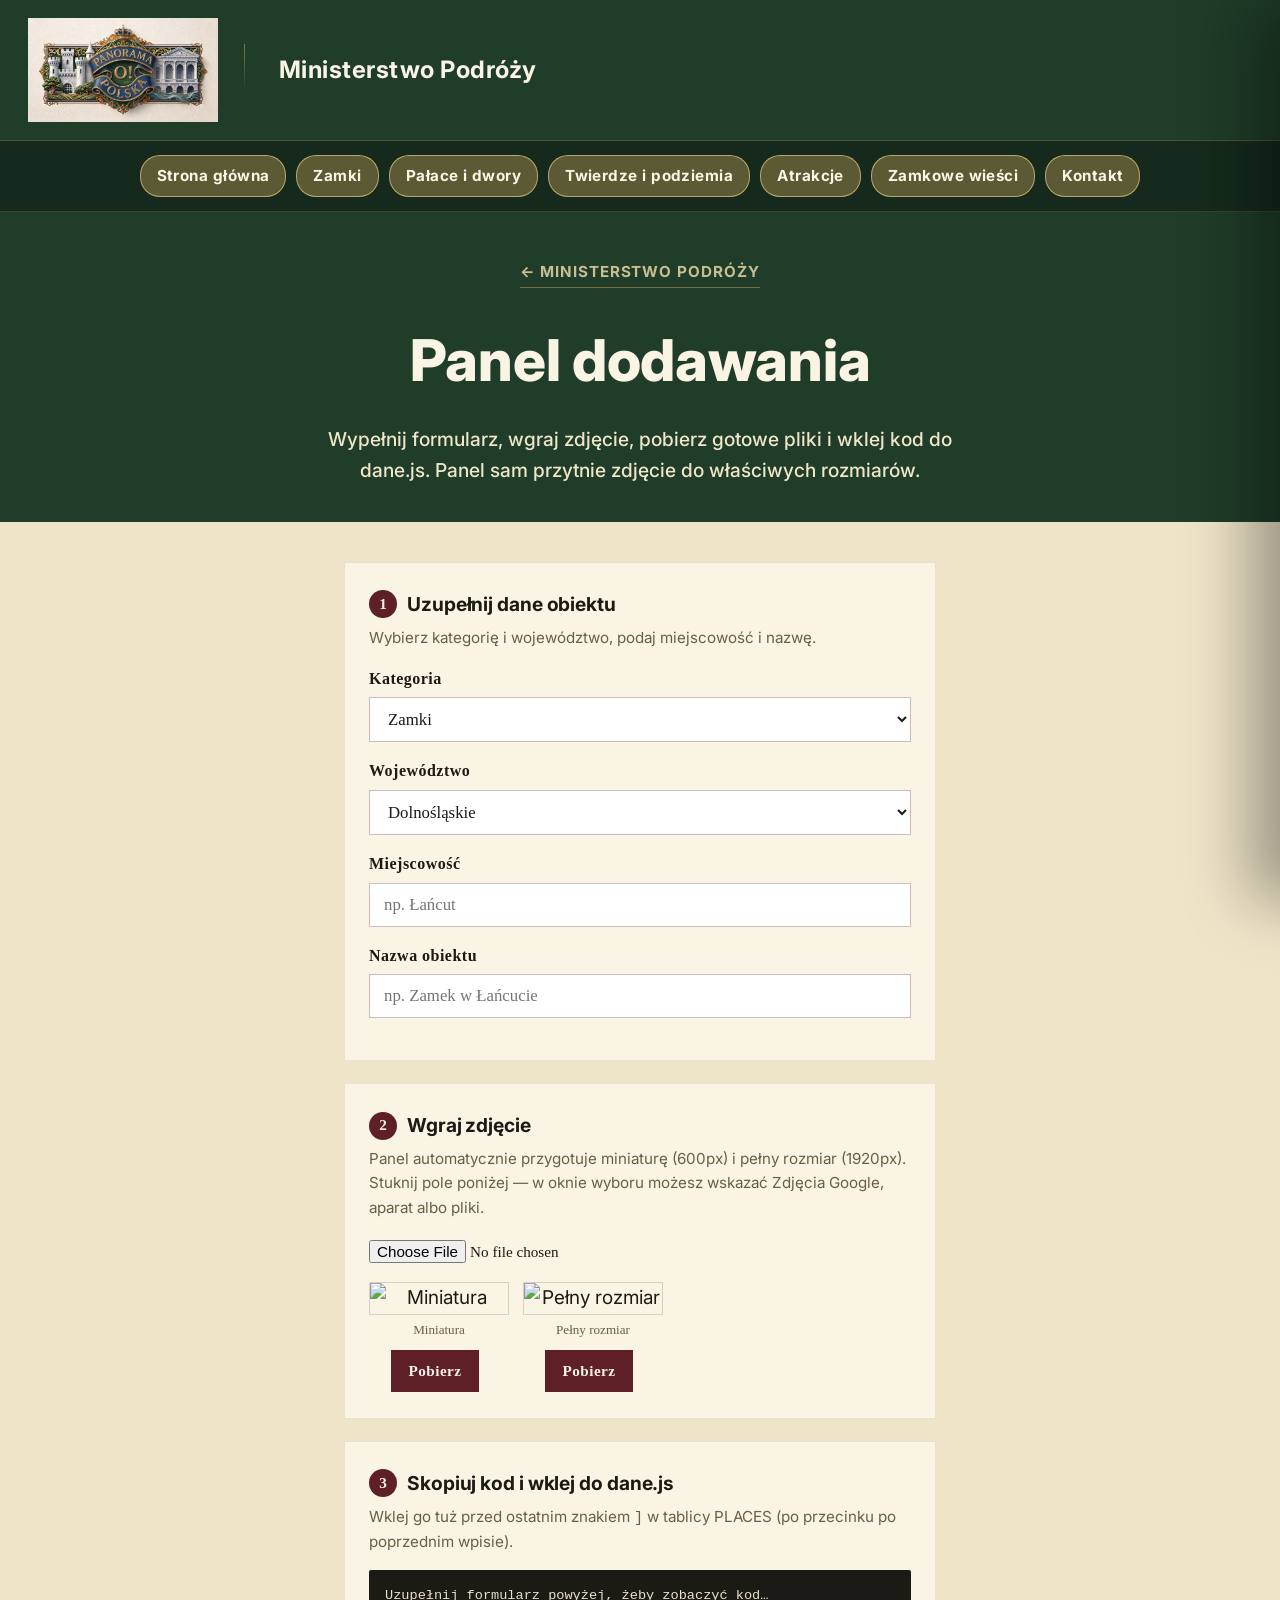
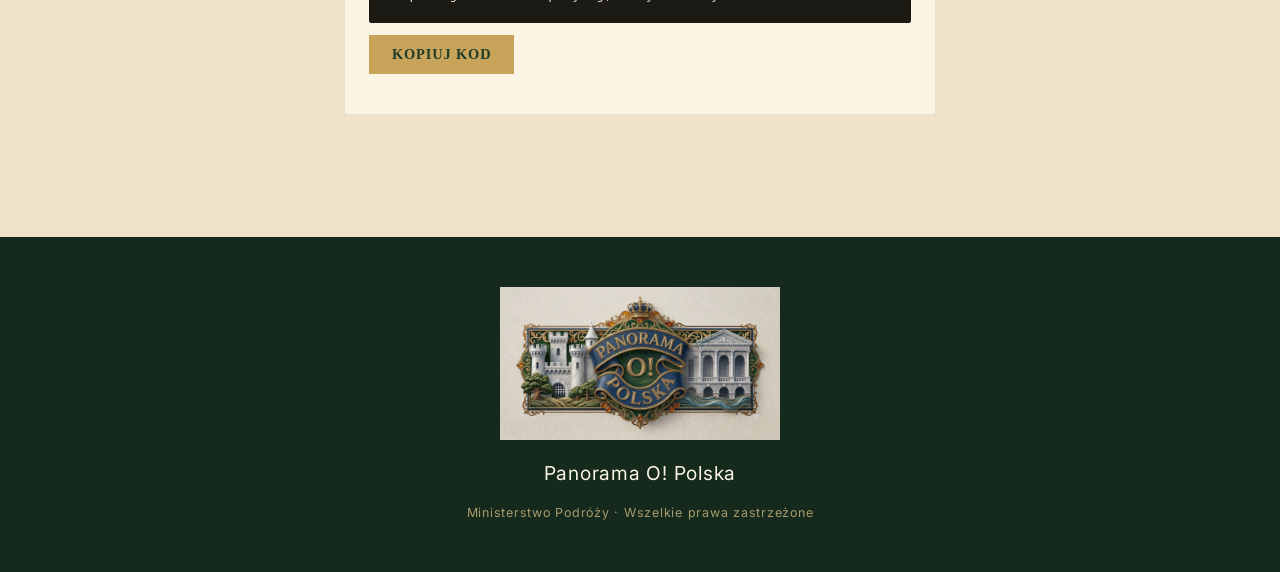
<file: admin.html>
<!DOCTYPE html>
<html lang="pl">
<head>
<meta charset="UTF-8">
<meta name="viewport" content="width=device-width, initial-scale=1.0">
<title>Panel dodawania — Ministerstwo Podróży</title>
<meta name="robots" content="noindex, nofollow">
<link rel="preconnect" href="https://fonts.googleapis.com">
<link href="https://fonts.googleapis.com/css2?family=Inter:wght@400;500;600;700;800;900&display=swap" rel="stylesheet">
<link rel="stylesheet" href="styles.css">
<style>
  .admin-wrap{ max-width:640px; margin:0 auto; padding:40px 24px 100px; }
  .admin-step{
    background:var(--cream-light);
    border:1px solid rgba(0,0,0,.08);
    padding:26px 24px;
    margin-bottom:22px;
  }
  .admin-step h3{
    font-size:1.2rem;
    margin-bottom:6px;
    display:flex; align-items:center; gap:10px;
  }
  .admin-step .num{
    display:inline-flex; align-items:center; justify-content:center;
    width:28px; height:28px; border-radius:50%;
    background:var(--maroon); color:var(--cream-light);
    font-family:'Playfair Display', serif; font-weight:700; font-size:.95rem;
    flex-shrink:0;
  }
  .admin-step p.hint{ color:#6a5f45; font-size:.95rem; margin:6px 0 16px; }
  .admin-field{ margin-bottom:16px; }
  .admin-field label{
    display:block; font-family:'Cormorant Garamond', serif; font-weight:700;
    letter-spacing:.03em; color:var(--ink); margin-bottom:6px; font-size:1rem;
  }
  .admin-field select, .admin-field input[type=text]{
    width:100%; box-sizing:border-box; font-family:'EB Garamond', serif;
    font-size:1.05rem; padding:11px 14px; border:1px solid rgba(94,31,39,.3);
    background:#fff; color:var(--ink);
  }
  .admin-field input[type=file]{
    width:100%; font-family:'EB Garamond', serif; font-size:.95rem;
  }
  .admin-previews{ display:flex; gap:14px; margin-top:14px; flex-wrap:wrap; }
  .admin-preview{ text-align:center; }
  .admin-preview img{ width:140px; height:auto; border:1px solid rgba(0,0,0,.15); display:block; }
  .admin-preview span{ display:block; font-size:.82rem; color:#6a5f45; margin-top:4px; font-family:'Cormorant Garamond', serif; }
  .admin-download{
    display:inline-block; margin-top:10px; margin-right:8px;
    background:var(--maroon); color:var(--cream-light); text-decoration:none;
    font-family:'Cormorant Garamond', serif; font-weight:700; letter-spacing:.03em;
    padding:9px 18px; font-size:.95rem;
  }
  .admin-download.disabled{ opacity:.4; pointer-events:none; }
  .admin-code{
    background:#1c1a14; color:#e9e2c8; font-family:'Courier New', monospace;
    font-size:.85rem; padding:16px; white-space:pre-wrap; word-break:break-word;
    border-radius:2px; line-height:1.5;
  }
  .admin-copy{
    margin-top:12px; display:inline-block; border:1px solid var(--gold);
    color:var(--forest); background:var(--gold); font-family:'Playfair Display', serif;
    text-transform:uppercase; font-weight:700; letter-spacing:.06em; font-size:.9rem;
    padding:10px 22px; cursor:pointer;
  }
  .admin-copy:active{ opacity:.8; }
  .admin-note{
    font-family:'Cormorant Garamond', serif; font-style:italic; color:#6a5f45;
    font-size:.92rem; margin-top:10px;
  }
</style>
</head>
<body data-page="admin">

<header>
  <a class="brand" href="index.html" aria-label="Strona główna">
    <img class="emblem" src="images/logo.jpg" alt="Panorama O! Polska">
    <div class="divider"></div>
    <div class="brand-name">Ministerstwo<br class="brand-br"> Podróży</div>
  </a>
  <button class="burger" id="menuToggle" aria-label="Otwórz menu"><span></span><span></span><span></span></button>
</header>

<nav class="quick-tabs">
  <a href="index.html" data-page="index">Strona główna</a>
  <a href="zamki.html" data-page="zamki">Zamki</a>
  <a href="palace.html" data-page="palace">Pałace i dwory</a>
  <a href="twierdze.html" data-page="twierdze">Twierdze i podziemia</a>
  <a href="atrakcje.html" data-page="atrakcje">Atrakcje</a>
  <a href="wiesci.html" data-page="wiesci">Zamkowe wieści</a>
  <a href="kontakt.html" data-page="kontakt">Kontakt</a>
</nav>

<nav class="side-panel" id="sidePanel" aria-label="Menu główne">
  <div class="side-panel-header">
    <span class="side-panel-title">Spis komnat</span>
    <button class="side-panel-close" id="panelClose" aria-label="Zamknij menu">✕</button>
  </div>
  <a href="index.html" data-page="index">Strona główna</a>
  <a href="zamki.html" data-page="zamki">Zamki</a>
  <a href="palace.html" data-page="palace">Pałace i dwory</a>
  <a href="twierdze.html" data-page="twierdze">Twierdze i podziemia</a>
  <a href="atrakcje.html" data-page="atrakcje">Atrakcje</a>
  <a href="wiesci.html" data-page="wiesci">Zamkowe wieści</a>
  <a href="kontakt.html" data-page="kontakt">Kontakt</a>
</nav>
<div class="panel-overlay" id="panelOverlay"></div>

<section class="page-hero">
  <a class="breadcrumb" href="index.html">← Ministerstwo Podróży</a>
  <h1>Panel dodawania</h1>
  <p>Wypełnij formularz, wgraj zdjęcie, pobierz gotowe pliki i wklej kod do dane.js. Panel sam przytnie zdjęcie do właściwych rozmiarów.</p>
</section>

<div class="admin-wrap">

  <div class="admin-step">
    <h3><span class="num">1</span> Uzupełnij dane obiektu</h3>
    <p class="hint">Wybierz kategorię i województwo, podaj miejscowość i nazwę.</p>

    <div class="admin-field">
      <label for="fCategory">Kategoria</label>
      <select id="fCategory">
        <option value="zamki">Zamki</option>
        <option value="palace">Pałace i dwory</option>
        <option value="twierdze">Twierdze i podziemia</option>
        <option value="atrakcje">Atrakcje</option>
      </select>
    </div>

    <div class="admin-field">
      <label for="fVoivodeship">Województwo</label>
      <select id="fVoivodeship"></select>
    </div>

    <div class="admin-field">
      <label for="fTown">Miejscowość</label>
      <input type="text" id="fTown" placeholder="np. Łańcut">
    </div>

    <div class="admin-field">
      <label for="fName">Nazwa obiektu</label>
      <input type="text" id="fName" placeholder="np. Zamek w Łańcucie">
    </div>
  </div>

  <div class="admin-step">
    <h3><span class="num">2</span> Wgraj zdjęcie</h3>
    <p class="hint">Panel automatycznie przygotuje miniaturę (600px) i pełny rozmiar (1920px). Stuknij pole poniżej — w oknie wyboru możesz wskazać Zdjęcia Google, aparat albo pliki.</p>
    <div class="admin-field">
      <input type="file" id="fPhoto" accept="image/*">
    </div>
    <div class="admin-previews" id="previews" hidden>
      <div class="admin-preview">
        <img id="thumbPreview" alt="Miniatura">
        <span>Miniatura</span>
        <a class="admin-download" id="thumbDownload" download>Pobierz</a>
      </div>
      <div class="admin-preview">
        <img id="fullPreview" alt="Pełny rozmiar">
        <span>Pełny rozmiar</span>
        <a class="admin-download" id="fullDownload" download>Pobierz</a>
      </div>
    </div>
  </div>

  <div class="admin-step">
    <h3><span class="num">3</span> Skopiuj kod i wklej do dane.js</h3>
    <p class="hint">Wklej go tuż przed ostatnim znakiem <code>]</code> w tablicy PLACES (po przecinku po poprzednim wpisie).</p>
    <div class="admin-code" id="codeOutput">Uzupełnij formularz powyżej, żeby zobaczyć kod…</div>
    <button class="admin-copy" id="copyBtn">Kopiuj kod</button>
    <p class="admin-note" id="copyStatus"></p>
  </div>

</div>

<footer>
  <img src="images/logo.jpg" alt="Panorama O! Polska" loading="lazy" style="width:280px; margin:0 auto 18px; opacity:.9;">
  <span class="foot-mark">Panorama O! Polska</span>
  Ministerstwo Podróży · Wszelkie prawa zastrzeżone
</footer>

<script src="dane.js"></script>
<script>
// Wypełnij listę województw z dane.js
const voivoSelect = document.getElementById('fVoivodeship');
VOIVODESHIPS.forEach(v => {
  const opt = document.createElement('option');
  opt.value = v; opt.textContent = v;
  voivoSelect.appendChild(opt);
});

function slugify(str){
  return str.toLowerCase()
    .replace(/ł/g,'l').replace(/ą/g,'a').replace(/ć/g,'c').replace(/ę/g,'e')
    .replace(/ń/g,'n').replace(/ó/g,'o').replace(/ś/g,'s').replace(/ż|ź/g,'z')
    .replace(/[^a-z0-9]+/g,'-').replace(/(^-|-$)/g,'');
}

function resizeImage(file, maxWidth, quality){
  return new Promise((resolve, reject) => {
    const reader = new FileReader();
    reader.onload = (e) => {
      const img = new Image();
      img.onload = () => {
        const scale = Math.min(1, maxWidth / img.width);
        const w = Math.round(img.width * scale);
        const h = Math.round(img.height * scale);
        const canvas = document.createElement('canvas');
        canvas.width = w; canvas.height = h;
        canvas.getContext('2d').drawImage(img, 0, 0, w, h);
        canvas.toBlob(blob => {
          resolve({ blob, url: URL.createObjectURL(blob), width: w, height: h });
        }, 'image/jpeg', quality);
      };
      img.onerror = reject;
      img.src = e.target.result;
    };
    reader.onerror = reject;
    reader.readAsDataURL(file);
  });
}

let thumbResult = null;
let fullResult = null;

const fCategory = document.getElementById('fCategory');
const fVoivodeship = voivoSelect;
const fTown = document.getElementById('fTown');
const fName = document.getElementById('fName');
const fPhoto = document.getElementById('fPhoto');

function baseFileName(){
  const cat = fCategory.value;
  const town = fTown.value.trim() || 'miejsce';
  return `${cat}-${slugify(town)}`;
}

fPhoto.addEventListener('change', async () => {
  const file = fPhoto.files[0];
  if (!file) return;

  thumbResult = await resizeImage(file, 600, 0.78);
  fullResult  = await resizeImage(file, 1920, 0.82);

  document.getElementById('previews').hidden = false;

  const thumbImg = document.getElementById('thumbPreview');
  const fullImg  = document.getElementById('fullPreview');
  thumbImg.src = thumbResult.url;
  fullImg.src  = fullResult.url;

  updateDownloadLinks();
  updateCode();
});

function updateDownloadLinks(){
  const base = baseFileName();
  const thumbLink = document.getElementById('thumbDownload');
  const fullLink  = document.getElementById('fullDownload');
  if (thumbResult){
    thumbLink.href = thumbResult.url;
    thumbLink.download = `${base}-thumb.jpg`;
  }
  if (fullResult){
    fullLink.href = fullResult.url;
    fullLink.download = `${base}.jpg`;
  }
}

function updateCode(){
  const out = document.getElementById('codeOutput');
  const cat = fCategory.value;
  const voivo = fVoivodeship.value;
  const town = fTown.value.trim();
  const name = fName.value.trim();
  const base = baseFileName();

  if (!town || !name || !thumbResult) {
    out.textContent = 'Uzupełnij formularz i wgraj zdjęcie, żeby zobaczyć kod…';
    return;
  }

  out.textContent =
`{ category: "${cat}", voivodeship: "${voivo}", town: "${town}", name: "${name}",
  thumb: "images/${base}-thumb.jpg", full: "images/${base}.jpg" },`;
}

[fCategory, fVoivodeship, fTown, fName].forEach(el => {
  el.addEventListener('input', () => { updateDownloadLinks(); updateCode(); });
});

document.getElementById('copyBtn').addEventListener('click', async () => {
  const text = document.getElementById('codeOutput').textContent;
  const status = document.getElementById('copyStatus');
  try {
    await navigator.clipboard.writeText(text);
    status.textContent = 'Skopiowano ✓';
  } catch {
    status.textContent = 'Nie udało się skopiować automatycznie — zaznacz tekst ręcznie.';
  }
  setTimeout(() => { status.textContent = ''; }, 3000);
});
</script>
<script src="nav.js"></script>
</body>
</html>
</file>
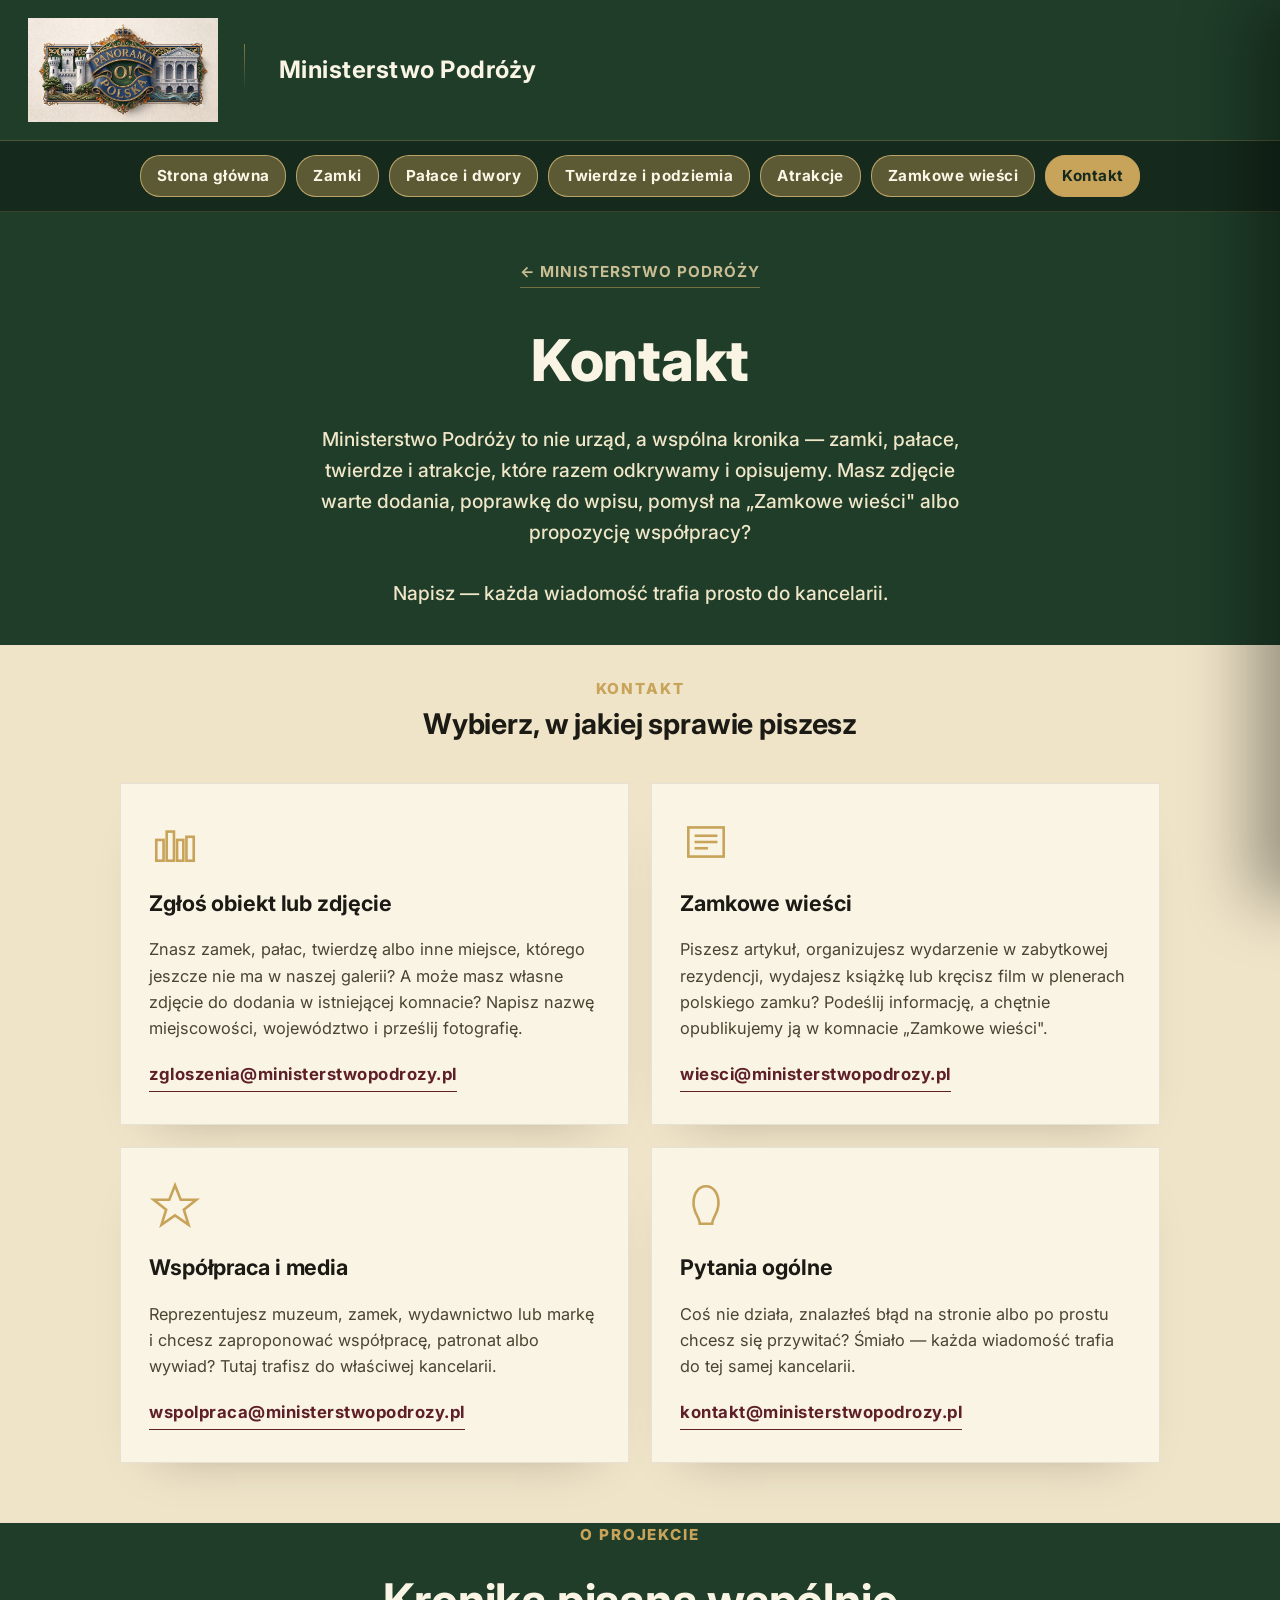
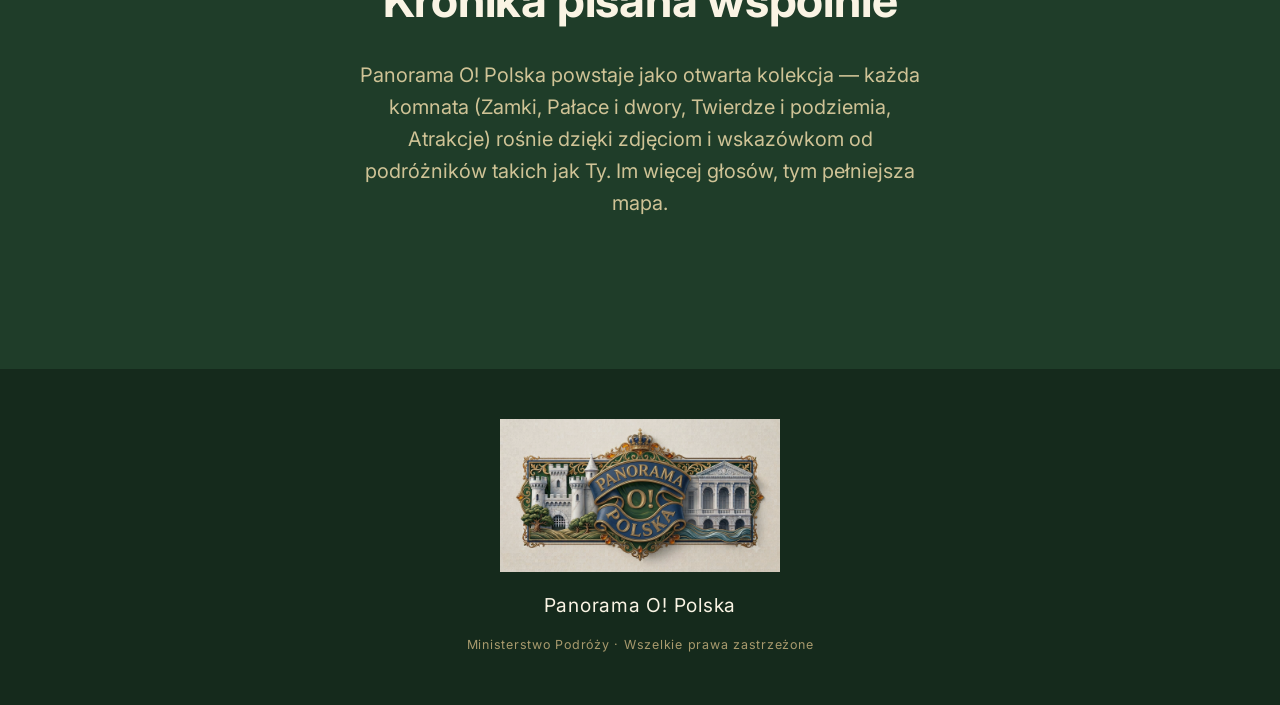
<file: kontakt.html>
<!DOCTYPE html>
<html lang="pl">
<head>
<meta charset="UTF-8">
<meta name="viewport" content="width=device-width, initial-scale=1.0">
<title>Kontakt — Ministerstwo Podróży | Panorama O! Polska</title>
<meta name="description" content="Skontaktuj się z Ministerstwem Podróży — zgłoś nowy obiekt lub zdjęcie, zaproponuj współpracę albo zadaj pytanie.">
<link rel="canonical" href="https://hathoraga.github.io/panorama-o-polska/kontakt.html">
<link rel="icon" href="images/logo.jpg" type="image/jpeg">
<meta property="og:type" content="website">
<meta property="og:title" content="Kontakt — Ministerstwo Podróży | Panorama O! Polska">
<meta property="og:description" content="Skontaktuj się z Ministerstwem Podróży — zgłoś nowy obiekt lub zdjęcie, zaproponuj współpracę albo zadaj pytanie.">
<meta property="og:url" content="https://hathoraga.github.io/panorama-o-polska/kontakt.html">
<meta property="og:image" content="https://hathoraga.github.io/panorama-o-polska/images/logo.jpg">
<meta property="og:locale" content="pl_PL">
<meta name="twitter:card" content="summary_large_image">
<meta name="twitter:title" content="Kontakt — Ministerstwo Podróży | Panorama O! Polska">
<meta name="twitter:description" content="Skontaktuj się z Ministerstwem Podróży — zgłoś nowy obiekt lub zdjęcie, zaproponuj współpracę albo zadaj pytanie.">
<meta name="twitter:image" content="https://hathoraga.github.io/panorama-o-polska/images/logo.jpg">
<link rel="preconnect" href="https://fonts.googleapis.com">
<link href="https://fonts.googleapis.com/css2?family=Inter:wght@400;500;600;700;800;900&display=swap" rel="stylesheet">
<link rel="stylesheet" href="styles.css">
</head>
<body data-page="kontakt">

<header>
  <a class="brand" href="index.html" aria-label="Strona główna">
    <img class="emblem" src="images/logo.jpg" alt="Panorama O! Polska">
    <div class="divider"></div>
    <div class="brand-name">Ministerstwo<br class="brand-br"> Podróży</div>
  </a>
  <button class="burger" id="menuToggle" aria-label="Otwórz menu"><span></span><span></span><span></span></button>
</header>

<nav class="quick-tabs">
  <a href="index.html" data-page="index">Strona główna</a>
  <a href="zamki.html" data-page="zamki">Zamki</a>
  <a href="palace.html" data-page="palace">Pałace i dwory</a>
  <a href="twierdze.html" data-page="twierdze">Twierdze i podziemia</a>
  <a href="atrakcje.html" data-page="atrakcje">Atrakcje</a>
  <a href="wiesci.html" data-page="wiesci">Zamkowe wieści</a>
  <a href="kontakt.html" data-page="kontakt">Kontakt</a>
</nav>

<nav class="side-panel" id="sidePanel" aria-label="Menu główne">
  <div class="side-panel-header">
    <span class="side-panel-title">Spis komnat</span>
    <button class="side-panel-close" id="panelClose" aria-label="Zamknij menu">✕</button>
  </div>
  <a href="index.html" data-page="index">Strona główna</a>
  <a href="zamki.html" data-page="zamki">Zamki</a>
  <a href="palace.html" data-page="palace">Pałace i dwory</a>
  <a href="twierdze.html" data-page="twierdze">Twierdze i podziemia</a>
  <a href="atrakcje.html" data-page="atrakcje">Atrakcje</a>
  <a href="wiesci.html" data-page="wiesci">Zamkowe wieści</a>
  <a href="kontakt.html" data-page="kontakt">Kontakt</a>
</nav>
<div class="panel-overlay" id="panelOverlay"></div>

<section class="page-hero">
  <a class="breadcrumb" href="index.html">← Ministerstwo Podróży</a>
  <h1>Kontakt</h1>
  <p>Ministerstwo Podróży to nie urząd, a wspólna kronika — zamki, pałace, twierdze i atrakcje, które razem odkrywamy i opisujemy. Masz zdjęcie warte dodania, poprawkę do wpisu, pomysł na „Zamkowe wieści" albo propozycję współpracy?<br><br>Napisz — każda wiadomość trafia prosto do kancelarii.</p>
</section>

<div class="voivo-intro">
  <div class="eyebrow">KONTAKT</div>
  <h2>Wybierz, w jakiej sprawie piszesz</h2>
</div>

<section class="contact-grid">

  <article class="contact-card">
    <div class="contact-icon">
      <svg viewBox="0 0 100 100" xmlns="http://www.w3.org/2000/svg"><g fill="none" stroke="#c8a35a" stroke-width="5"><rect x="14" y="46" width="14" height="40"/><rect x="34" y="30" width="14" height="56"/><rect x="54" y="46" width="12" height="40"/><rect x="72" y="40" width="14" height="46"/></g></svg>
    </div>
    <h3>Zgłoś obiekt lub zdjęcie</h3>
    <p>Znasz zamek, pałac, twierdzę albo inne miejsce, którego jeszcze nie ma w naszej galerii? A może masz własne zdjęcie do dodania w istniejącej komnacie? Napisz nazwę miejscowości, województwo i prześlij fotografię.</p>
    <a class="contact-link" href="mailto:zgloszenia@ministerstwopodrozy.pl">zgloszenia@ministerstwopodrozy.pl</a>
  </article>

  <article class="contact-card">
    <div class="contact-icon">
      <svg viewBox="0 0 100 100" xmlns="http://www.w3.org/2000/svg"><g fill="none" stroke="#c8a35a" stroke-width="5"><rect x="16" y="22" width="68" height="56"/><line x1="28" y1="38" x2="72" y2="38"/><line x1="28" y1="50" x2="72" y2="50"/><line x1="28" y1="62" x2="54" y2="62"/></g></svg>
    </div>
    <h3>Zamkowe wieści</h3>
    <p>Piszesz artykuł, organizujesz wydarzenie w zabytkowej rezydencji, wydajesz książkę lub kręcisz film w plenerach polskiego zamku? Podeślij informację, a chętnie opublikujemy ją w komnacie „Zamkowe wieści".</p>
    <a class="contact-link" href="mailto:wiesci@ministerstwopodrozy.pl">wiesci@ministerstwopodrozy.pl</a>
  </article>

  <article class="contact-card">
    <div class="contact-icon">
      <svg viewBox="0 0 100 100" xmlns="http://www.w3.org/2000/svg"><polygon fill="none" stroke="#c8a35a" stroke-width="5" points="50,10 61,38 91,38 67,57 76,86 50,68 24,86 33,57 9,38 39,38"/></svg>
    </div>
    <h3>Współpraca i media</h3>
    <p>Reprezentujesz muzeum, zamek, wydawnictwo lub markę i chcesz zaproponować współpracę, patronat albo wywiad? Tutaj trafisz do właściwej kancelarii.</p>
    <a class="contact-link" href="mailto:wspolpraca@ministerstwopodrozy.pl">wspolpraca@ministerstwopodrozy.pl</a>
  </article>

  <article class="contact-card">
    <div class="contact-icon">
      <svg viewBox="0 0 100 100" xmlns="http://www.w3.org/2000/svg"><g fill="none" stroke="#c8a35a" stroke-width="5"><path d="M50 12 C34 12 26 28 26 44 C26 64 38 72 38 84 L62 84 C62 72 74 64 74 44 C74 28 66 12 50 12 Z"/></g></svg>
    </div>
    <h3>Pytania ogólne</h3>
    <p>Coś nie działa, znalazłeś błąd na stronie albo po prostu chcesz się przywitać? Śmiało — każda wiadomość trafia do tej samej kancelarii.</p>
    <a class="contact-link" href="mailto:kontakt@ministerstwopodrozy.pl">kontakt@ministerstwopodrozy.pl</a>
  </article>

</section>

<section class="map-section" style="padding-top:0;">
  <div class="eyebrow">O projekcie</div>
  <h2>Kronika pisana wspólnie</h2>
  <p>Panorama O! Polska powstaje jako otwarta kolekcja — każda komnata (Zamki, Pałace i dwory, Twierdze i podziemia, Atrakcje) rośnie dzięki zdjęciom i wskazówkom od podróżników takich jak Ty. Im więcej głosów, tym pełniejsza mapa.</p>
</section>

<footer>
  <img src="images/logo.jpg" alt="Panorama O! Polska" loading="lazy" style="width:280px; margin:0 auto 18px; opacity:.9;">
  <span class="foot-mark">Panorama O! Polska</span>
  Ministerstwo Podróży · Wszelkie prawa zastrzeżone
</footer>

<script src="nav.js"></script>
</body>
</html>
</file>
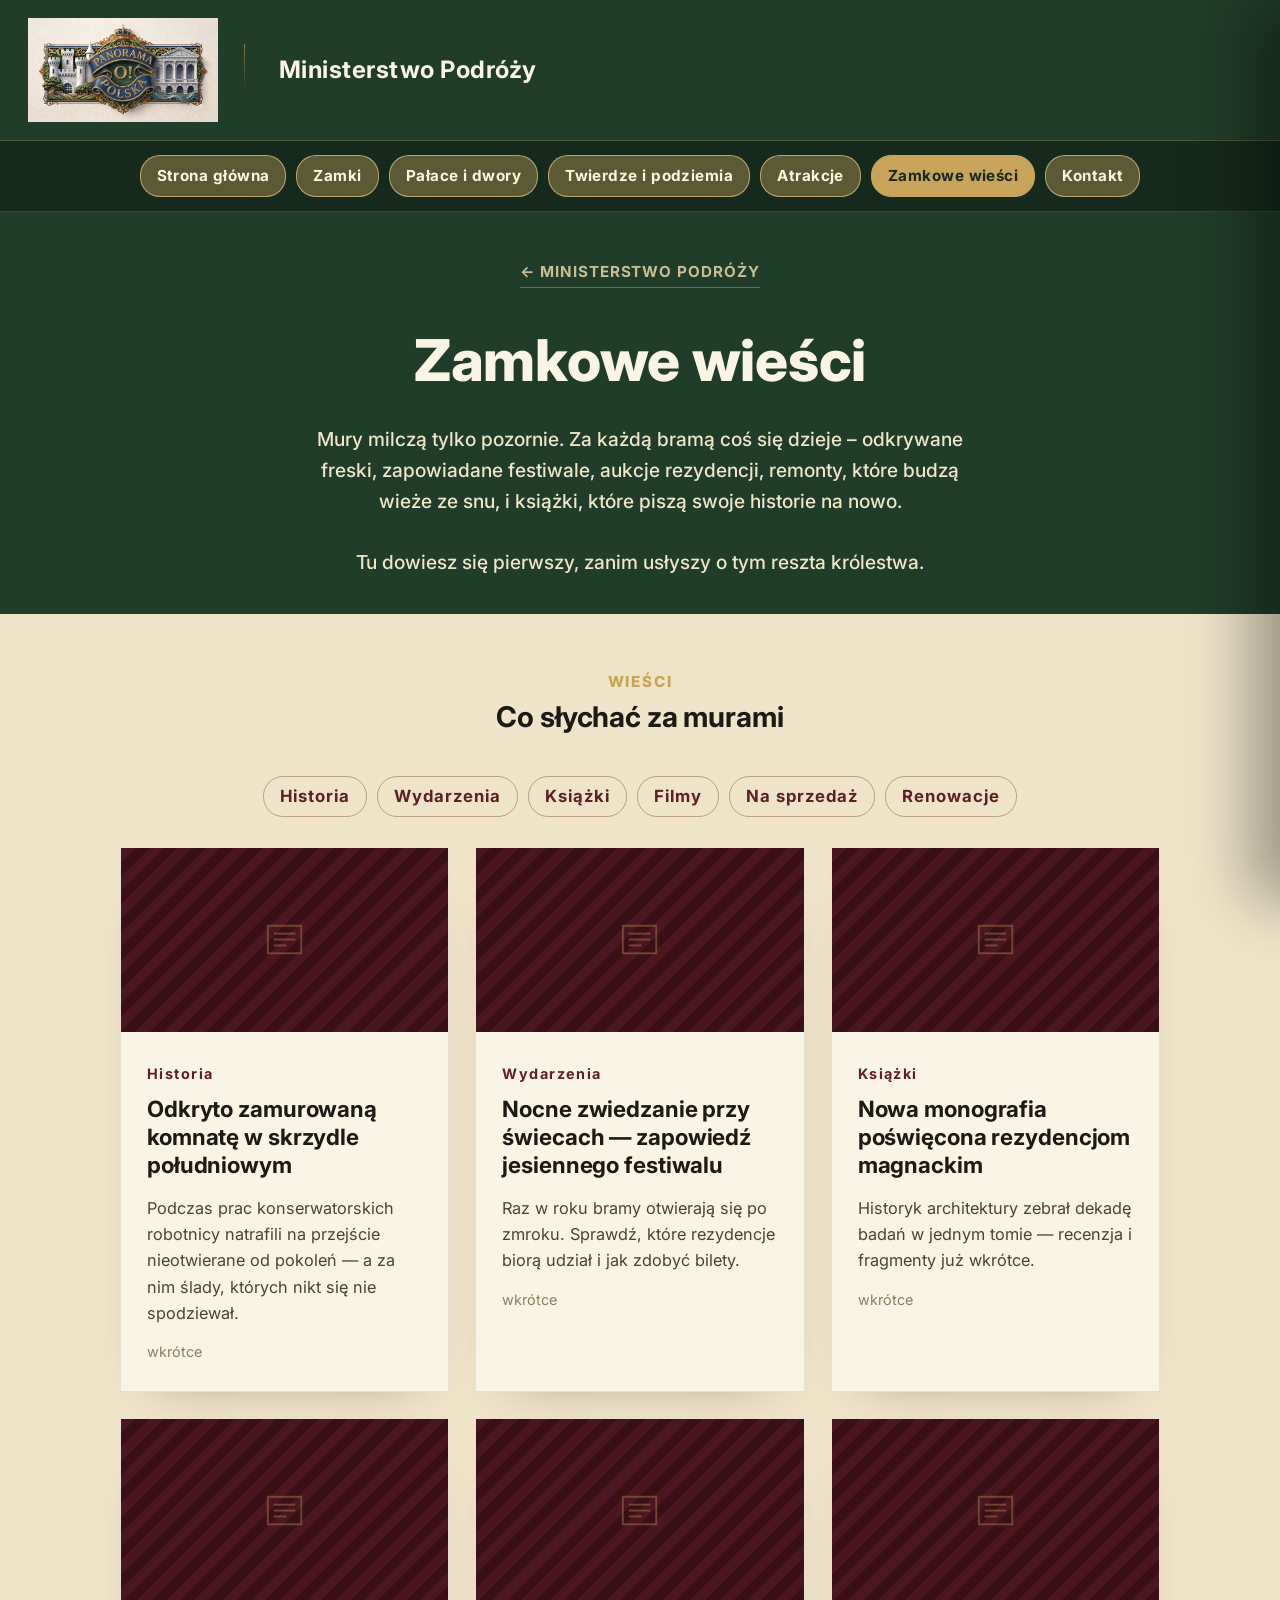
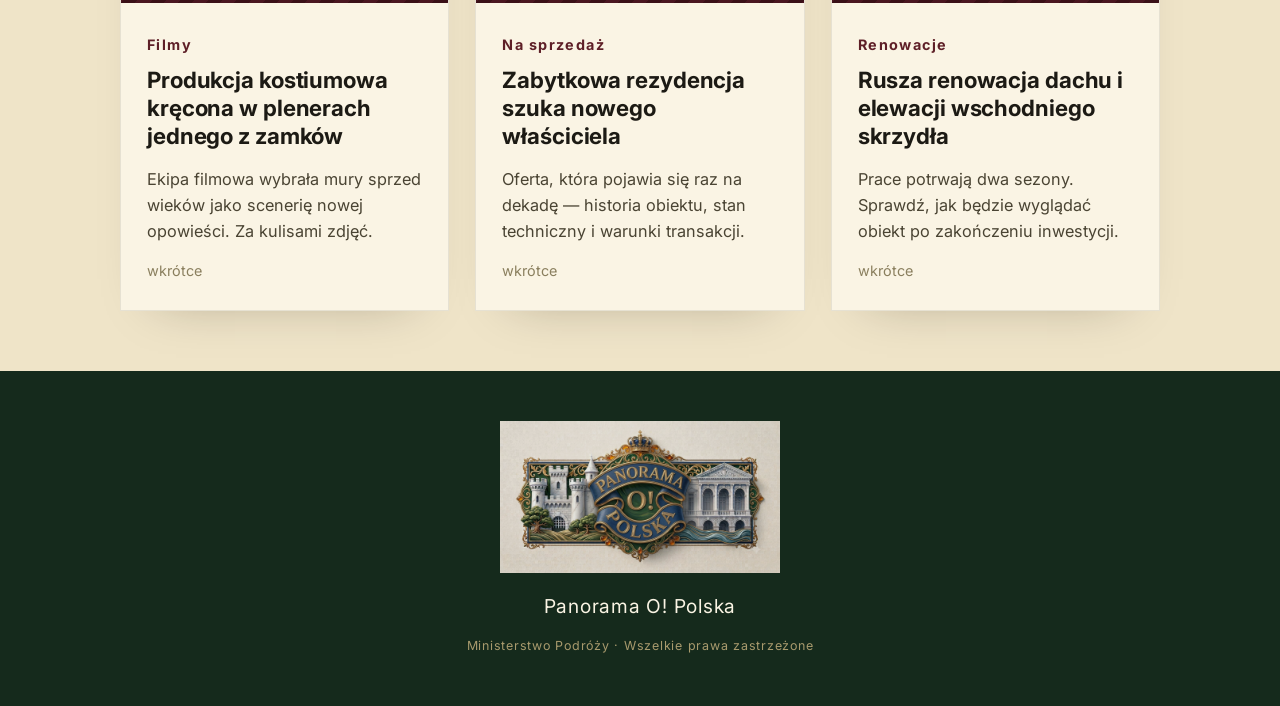
<file: wiesci.html>
<!DOCTYPE html>
<html lang="pl">
<head>
<meta charset="UTF-8">
<meta name="viewport" content="width=device-width, initial-scale=1.0">
<title>Zamkowe wieści — nowości ze świata polskich rezydencji | Ministerstwo Podróży</title>
<meta name="description" content="Artykuły, zapowiedzi wydarzeń i nowości ze świata polskich zamków, pałaców i rezydencji.">
<link rel="canonical" href="https://hathoraga.github.io/panorama-o-polska/wiesci.html">
<link rel="icon" href="images/logo.jpg" type="image/jpeg">
<meta property="og:type" content="website">
<meta property="og:title" content="Zamkowe wieści — nowości ze świata polskich rezydencji | Ministerstwo Podróży">
<meta property="og:description" content="Artykuły, zapowiedzi wydarzeń i nowości ze świata polskich zamków, pałaców i rezydencji.">
<meta property="og:url" content="https://hathoraga.github.io/panorama-o-polska/wiesci.html">
<meta property="og:image" content="https://hathoraga.github.io/panorama-o-polska/images/logo.jpg">
<meta property="og:locale" content="pl_PL">
<meta name="twitter:card" content="summary_large_image">
<meta name="twitter:title" content="Zamkowe wieści — nowości ze świata polskich rezydencji | Ministerstwo Podróży">
<meta name="twitter:description" content="Artykuły, zapowiedzi wydarzeń i nowości ze świata polskich zamków, pałaców i rezydencji.">
<meta name="twitter:image" content="https://hathoraga.github.io/panorama-o-polska/images/logo.jpg">
<link rel="preconnect" href="https://fonts.googleapis.com">
<link href="https://fonts.googleapis.com/css2?family=Inter:wght@400;500;600;700;800;900&display=swap" rel="stylesheet">
<link rel="stylesheet" href="styles.css">
</head>
<body data-page="wiesci">

<header>
  <a class="brand" href="index.html" aria-label="Strona główna">
    <img class="emblem" src="images/logo.jpg" alt="Panorama O! Polska">
    <div class="divider"></div>
    <div class="brand-name">Ministerstwo<br class="brand-br"> Podróży</div>
  </a>
  <button class="burger" id="menuToggle" aria-label="Otwórz menu"><span></span><span></span><span></span></button>
</header>

<nav class="quick-tabs">
  <a href="index.html" data-page="index">Strona główna</a>
  <a href="zamki.html" data-page="zamki">Zamki</a>
  <a href="palace.html" data-page="palace">Pałace i dwory</a>
  <a href="twierdze.html" data-page="twierdze">Twierdze i podziemia</a>
  <a href="atrakcje.html" data-page="atrakcje">Atrakcje</a>
  <a href="wiesci.html" data-page="wiesci">Zamkowe wieści</a>
  <a href="kontakt.html" data-page="kontakt">Kontakt</a>
</nav>

<nav class="side-panel" id="sidePanel" aria-label="Menu główne">
  <div class="side-panel-header">
    <span class="side-panel-title">Spis komnat</span>
    <button class="side-panel-close" id="panelClose" aria-label="Zamknij menu">✕</button>
  </div>
  <a href="index.html" data-page="index">Strona główna</a>
  <a href="zamki.html" data-page="zamki">Zamki</a>
  <a href="palace.html" data-page="palace">Pałace i dwory</a>
  <a href="twierdze.html" data-page="twierdze">Twierdze i podziemia</a>
  <a href="atrakcje.html" data-page="atrakcje">Atrakcje</a>
  <a href="wiesci.html" data-page="wiesci">Zamkowe wieści</a>
  <a href="kontakt.html" data-page="kontakt">Kontakt</a>
</nav>
<div class="panel-overlay" id="panelOverlay"></div>

<section class="page-hero">
  <a class="breadcrumb" href="index.html">← Ministerstwo Podróży</a>
  <h1>Zamkowe wieści</h1>
  <p>Mury milczą tylko pozornie. Za każdą bramą coś się dzieje – odkrywane freski, zapowiadane festiwale, aukcje rezydencji, remonty, które budzą wieże ze snu, i książki, które piszą swoje historie na nowo.<br><br>Tu dowiesz się pierwszy, zanim usłyszy o tym reszta królestwa.</p>
</section>

<div class="news-intro">
  <div class="eyebrow">WIEŚCI</div>
  <h2>Co słychać za murami</h2>
</div>

<div class="news-filters">
  <span>Historia</span>
  <span>Wydarzenia</span>
  <span>Książki</span>
  <span>Filmy</span>
  <span>Na sprzedaż</span>
  <span>Renowacje</span>
</div>

<section class="news-grid" id="newsGrid"></section>

<footer>
  <img src="images/logo.jpg" alt="Panorama O! Polska" loading="lazy" style="width:280px; margin:0 auto 18px; opacity:.9;">
  <span class="foot-mark">Panorama O! Polska</span>
  Ministerstwo Podróży · Wszelkie prawa zastrzeżone
</footer>

<script>
/*
  JAK DODAĆ ARTYKUŁ:
  Dopisz obiekt do tablicy `articles` poniżej — pola: tag (kategoria),
  title, excerpt (krótki zajawkowy opis), date. Możesz też dodać pole
  thumb ze ścieżką do zdjęcia (images/...) — wtedy zamiast ikony
  pojawi się prawdziwa miniatura. Artykuły ładują się na bieżąco,
  więc lista może swobodnie rosnąć.

  Sugerowane kategorie: Historia, Wydarzenia, Książki, Filmy,
  Na sprzedaż, Renowacje — zgodnie z filtrami nad listą.
*/
const articles = [
  { tag: "Historia",    title: "Odkryto zamurowaną komnatę w skrzydle południowym",
    excerpt: "Podczas prac konserwatorskich robotnicy natrafili na przejście nieotwierane od pokoleń — a za nim ślady, których nikt się nie spodziewał.",
    date: "wkrótce", thumb: "" },
  { tag: "Wydarzenia",  title: "Nocne zwiedzanie przy świecach — zapowiedź jesiennego festiwalu",
    excerpt: "Raz w roku bramy otwierają się po zmroku. Sprawdź, które rezydencje biorą udział i jak zdobyć bilety.",
    date: "wkrótce", thumb: "" },
  { tag: "Książki",     title: "Nowa monografia poświęcona rezydencjom magnackim",
    excerpt: "Historyk architektury zebrał dekadę badań w jednym tomie — recenzja i fragmenty już wkrótce.",
    date: "wkrótce", thumb: "" },
  { tag: "Filmy",       title: "Produkcja kostiumowa kręcona w plenerach jednego z zamków",
    excerpt: "Ekipa filmowa wybrała mury sprzed wieków jako scenerię nowej opowieści. Za kulisami zdjęć.",
    date: "wkrótce", thumb: "" },
  { tag: "Na sprzedaż", title: "Zabytkowa rezydencja szuka nowego właściciela",
    excerpt: "Oferta, która pojawia się raz na dekadę — historia obiektu, stan techniczny i warunki transakcji.",
    date: "wkrótce", thumb: "" },
  { tag: "Renowacje",   title: "Rusza renowacja dachu i elewacji wschodniego skrzydła",
    excerpt: "Prace potrwają dwa sezony. Sprawdź, jak będzie wyglądać obiekt po zakończeniu inwestycji.",
    date: "wkrótce", thumb: "" }
];

const newsIcon = `<svg viewBox="0 0 100 100" xmlns="http://www.w3.org/2000/svg"><g fill="none" stroke="#c8a35a" stroke-width="4"><rect x="16" y="22" width="68" height="56"/><line x1="28" y1="38" x2="72" y2="38"/><line x1="28" y1="50" x2="72" y2="50"/><line x1="28" y1="62" x2="54" y2="62"/></g></svg>`;

const grid = document.getElementById('newsGrid');

articles.forEach(a => {
  const el = document.createElement('article');
  el.className = 'news-card';
  el.innerHTML = `
    <div class="news-thumb">
      ${a.thumb ? `<img src="${a.thumb}" alt="${a.title}" loading="lazy" style="width:100%;height:100%;object-fit:cover;">` : newsIcon}
    </div>
    <div class="news-body">
      <span class="news-tag">${a.tag}</span>
      <h3>${a.title}</h3>
      <p>${a.excerpt}</p>
      <div class="news-meta">${a.date}</div>
    </div>`;
  grid.appendChild(el);
});
</script>

<script src="nav.js"></script>
</body>
</html>
</file>
<file: styles.css>
:root{
    --ink:#1c1a14;
    --forest:#1f3d29;
    --forest-deep:#152a1c;
    --cream:#efe4c8;
    --cream-light:#faf4e4;
    --gold:#c8a35a;
    --gold-bright:#e4c581;
    --maroon:#5e1f27;
    --maroon-deep:#3a1017;
    --maroon-panel:#4a1620;
  }
  *{box-sizing:border-box;}
  html{scroll-behavior:smooth;}
  body{
    margin:0;
    background:var(--cream);
    color:var(--ink);
    font-family:'Inter', sans-serif;
    font-size:19px;
    line-height:1.6;
  }
  h1,h2,h3{
    font-family:'Inter', sans-serif;
    font-weight:700;
    margin:0;
    color:var(--ink);
    letter-spacing:-.005em;
  }
  h1{ font-weight:800; }
  .eyebrow{
    font-family:'Inter', sans-serif;
    text-transform:uppercase;
    letter-spacing:.12em;
    font-weight:800;
    font-size:.95rem;
    color:var(--gold);
  }
  a{color:inherit; text-decoration:none;}
  img,svg{display:block; max-width:100%;}

  /* ===== HEADER ===== */
  header{
    background:var(--forest);
    padding:18px 28px;
    display:flex;
    align-items:center;
    justify-content:space-between;
    gap:20px;
    position:sticky;
    top:0;
    z-index:50;
    border-bottom:1px solid rgba(200,163,90,.25);
  }
  .brand{
    display:flex;
    align-items:center;
    gap:20px;
    text-decoration:none;
    color:inherit;
    cursor:pointer;
    transition:opacity .2s ease;
  }
  .brand:hover{
    opacity:.85;
  }
  .emblem{
    width:190px;
    height:auto;
    flex-shrink:0;
    object-fit:contain;
  }
  .divider{
    width:1px;
    height:52px;
    background:linear-gradient(var(--gold), transparent 90%);
    opacity:.6;
    margin-left:6px;
  }
  .brand-name{
    font-family:'Inter', sans-serif;
        font-weight:700;
    letter-spacing:.02em;
    color:var(--cream-light);
    font-size:1.5rem;
    line-height:1.25;
    margin-left:14px;
    white-space:nowrap;
  }
  @media (min-width:640px){
    .brand-br{ display:none; }
  }
  .burger{
    width:30px;
    display:flex;
    flex-direction:column;
    gap:6px;
    cursor:pointer;
    background:none;
    border:none;
    padding:0;
  }
  .burger span{height:2px; background:var(--gold); display:block;}

  /* ===== HERO ===== */
  .hero{
    background:radial-gradient(120% 90% at 50% 0%, #2b5238 0%, var(--forest) 45%, var(--forest-deep) 100%);
    color:var(--cream-light);
    padding:64px 28px 44px;
    text-align:center;
    position:relative;
    overflow:hidden;
  }
  .hero::before{
    content:"";
    position:absolute;
    left:50%; top:58%;
    transform:translate(-50%,-50%);
    width:340px; height:340px;
    background:
      radial-gradient(circle at 50% 30%, rgba(200,163,90,.10), transparent 60%);
    opacity:.7;
  }
  .hero h1{
    font-size:clamp(2.6rem, 6vw, 4.4rem);
    line-height:1.12;
    color:var(--cream-light);
    max-width:32ch;
    margin:0 auto 26px;
    position:relative;
  }
  .hero p{
    font-family:'Inter', sans-serif;
    font-size:1.4rem;
    color:#d8cba0;
    max-width:36ch;
    margin:0 auto 44px;
    position:relative;
  }
  .cta-outline{
    display:inline-block;
    border:1px solid var(--gold);
    color:var(--gold-bright);
    font-family:'Inter', sans-serif;
    text-transform:uppercase;
    letter-spacing:.1em;
    font-weight:700;
    font-size:1.05rem;
    padding:16px 38px;
    position:relative;
    transition:.25s ease;
  }
  .cta-outline:hover{
    background:var(--gold);
    color:var(--forest-deep);
  }

  /* ===== INTRO ===== */
  .intro{
    max-width:720px;
    margin:0 auto;
    padding:48px 28px 40px;
    text-align:center;
  }
  .intro h2{
    font-size:clamp(2rem, 4vw, 2.9rem);
    line-height:1.18;
    margin:18px 0 30px;
  }
  .intro p{
    color:#3a3527;
    font-size:1.15rem;
  }

  .plan-heading{
    text-align:center;
    padding:36px 28px 10px;
  }
  .plan-heading h2{
    font-size:clamp(2rem, 4vw, 2.8rem);
    margin-top:16px;
  }

  /* ===== ROOM CARDS ===== */
  .rooms{
    max-width:860px;
    margin:0 auto;
    padding:30px 24px 60px;
    display:flex;
    flex-direction:column;
    gap:40px;
  }
  .room-card{
    background:var(--cream-light);
    border:1px solid rgba(0,0,0,.08);
    box-shadow:0 30px 60px -40px rgba(30,20,5,.35);
  }
  .room-card .panel{
    position:relative;
    aspect-ratio:16/10;
    background:linear-gradient(160deg, var(--maroon-panel) 0%, var(--maroon-deep) 75%);
    display:flex;
    align-items:center;
    justify-content:center;
    overflow:hidden;
  }
  .room-card .panel.photo{
    background-size:cover;
    background-position:center 65%;
  }
  .room-card .panel.photo img{
    position:absolute;
    inset:0;
    width:100%; height:100%;
    object-fit:cover;
    object-position:center 65%;
  }
  .room-card .panel.photo::after{
    content:"";
    position:absolute;
    inset:0;
    background:linear-gradient(185deg, rgba(12,10,7,.12) 0%, rgba(12,10,7,.08) 40%, rgba(12,10,7,.55) 100%);
  }
  .room-card .panel.photo svg{ display:none; }
  .room-card .panel.photo .roman{ z-index:2; }
  .caption{
    position:absolute;
    left:26px; bottom:20px;
    z-index:2;
    color:var(--cream-light);
    font-family:'Inter', sans-serif;
    letter-spacing:.04em;
    font-size:1.05rem;
    text-shadow:0 2px 10px rgba(0,0,0,.6);
  }
  .room-card .panel svg{
    width:42%;
    opacity:.55;
  }
  .roman{
    position:absolute;
    top:26px; left:26px;
    width:64px; height:64px;
    border:1px solid var(--gold);
    border-radius:50%;
    display:flex;
    align-items:center;
    justify-content:center;
    font-family:'Inter', sans-serif;
    font-weight:600;
    color:var(--gold-bright);
    font-size:1.3rem;
    background:rgba(12,10,8,.15);
  }
  .room-body{
    padding:42px 40px 44px;
  }
  .room-body h3{
    font-size:2.1rem;
    margin-bottom:18px;
  }
  .room-body p{
    color:#4a4433;
    font-size:1.1rem;
    margin-bottom:30px;
  }
  .enter-link{
    font-family:'Inter', sans-serif;
    text-transform:uppercase;
    letter-spacing:.06em;
    font-weight:700;
    font-size:1.05rem;
    color:var(--maroon);
    border-bottom:1px solid var(--maroon);
    padding-bottom:4px;
    display:inline-flex;
    align-items:center;
    gap:6px;
    transition:.2s;
  }
  .enter-link:hover{ gap:12px; }

  /* ===== GALLERY ===== */
  .gallery-section{
    max-width:1100px;
    margin:0 auto;
    padding:10px 24px 60px;
  }
  .gallery-grid{
    display:grid;
    grid-template-columns:repeat(auto-fill, minmax(230px, 1fr));
    gap:18px;
    margin-top:44px;
  }
  .gallery-item{
    position:relative;
    aspect-ratio:4/3;
    overflow:hidden;
    background:var(--maroon-deep);
    cursor:pointer;
    border:1px solid rgba(0,0,0,.08);
  }
  .gallery-item img{
    width:100%; height:100%;
    object-fit:cover;
    display:block;
    transition:transform .5s ease;
  }
  .gallery-item:hover img{ transform:scale(1.06); }
  .gallery-item .cap{
    position:absolute; left:0; right:0; bottom:0;
    padding:14px 16px 10px;
    background:linear-gradient(0deg, rgba(10,8,6,.75), transparent);
    color:var(--cream-light);
    font-family:'Inter', sans-serif;
    font-size:1rem;
  }
  .gallery-item.placeholder{
    display:flex;
    align-items:center;
    justify-content:center;
    background:repeating-linear-gradient(135deg, #efe4c8, #efe4c8 10px, #e6d9b8 10px, #e6d9b8 20px);
    border:1px dashed rgba(0,0,0,.25);
    color:#7a6f4e;
    font-family:'Inter', sans-serif;
    font-size:1.05rem;
    text-align:center;
    padding:16px;
  }

  /* Lightbox */
  .lightbox{
    position:fixed; inset:0;
    background:rgba(8,7,5,.94);
    z-index:200;
    display:none;
    flex-direction:column;
    align-items:center;
    justify-content:center;
    gap:18px;
    padding:40px 20px;
  }
  .lightbox.open{ display:flex; }
  .lightbox img{
    width:min(1100px, 92vw);
    height:74vh;
    object-fit:contain;
    box-shadow:0 30px 80px rgba(0,0,0,.5);
  }
  .lightbox .lb-cap{
    text-align:center;
    color:var(--cream-light);
    font-family:'Inter', sans-serif;
    font-size:1.15rem;
    max-width:92vw;
  }
  .lb-cap-link{
    color:var(--gold-bright);
    font-weight:700;
    text-decoration:underline;
    text-underline-offset:3px;
  }
  .lb-cap-link:hover{
    color:var(--gold);
  }
  .lb-close, .lb-prev, .lb-next{
    position:absolute;
    background:none;
    border:1px solid var(--gold);
    color:var(--gold-bright);
    font-family:'Inter', sans-serif;
    cursor:pointer;
    display:flex;
    align-items:center;
    justify-content:center;
  }
  .lb-close{
    top:22px; right:22px;
    width:42px; height:42px;
    font-size:1.3rem;
    border-radius:50%;
  }
  .lb-prev, .lb-next{
    top:50%; transform:translateY(-50%);
    width:48px; height:48px;
    font-size:1.4rem;
    border-radius:50%;
  }
  .lb-prev{ left:18px; }
  .lb-next{ right:18px; }
  .lb-close:hover, .lb-prev:hover, .lb-next:hover{ background:var(--gold); color:var(--forest-deep); }
  .map-section{
    background:var(--forest);
    color:var(--cream-light);
    padding:90px 28px 100px;
    text-align:center;
  }
  .map-section h2{
    font-size:clamp(2rem, 4vw, 2.9rem);
    color:var(--cream-light);
    margin:16px 0 22px;
  }
  .map-section p{
    font-family:'Inter', sans-serif;
    color:#cfc396;
    max-width:44ch;
    margin:0 auto 50px;
    font-size:1.25rem;
  }
  .map-frame{
    max-width:760px;
    margin:0 auto;
    border:1px solid rgba(200,163,90,.5);
    background:#0f1a12;
    display:block;
    cursor:pointer;
    transition:border-color .25s ease, transform .25s ease;
  }
  .map-frame:hover{
    border-color:var(--gold-bright);
    transform:translateY(-2px);
  }
  .map-open-note{
    max-width:760px;
    margin:14px auto 0;
    text-align:right;
    font-family:'Inter', sans-serif;
    font-weight:700;
    letter-spacing:.04em;
    color:var(--gold-bright);
    font-size:1.05rem;
  }
  .map-toolbar{
    background:#37414a;
    color:#e9e9e9;
    display:flex;
    align-items:center;
    gap:12px;
    padding:14px 20px;
    font-family:'Inter', sans-serif;
    font-size:.95rem;
    text-align:left;
  }
  .map-canvas{
    position:relative;
    aspect-ratio:16/10;
    background:
      radial-gradient(circle at 30% 40%, #3a5a45 0%, transparent 45%),
      radial-gradient(circle at 70% 65%, #2e4a3a 0%, transparent 50%),
      linear-gradient(160deg, #1b3a4d 0%, #274734 55%, #33553d 100%);
  }
  .pin{
    position:absolute;
    width:18px; height:18px;
    background:var(--gold-bright);
    border:2px solid var(--forest-deep);
    border-radius:50% 50% 50% 0;
    transform:rotate(-45deg);
  }

  /* ===== FOOTER ===== */
  footer{
    background:var(--forest-deep);
    color:#a89a6d;
    text-align:center;
    padding:50px 28px;
    font-family:'Inter', sans-serif;
    letter-spacing:.06em;
    font-size:.78rem;
  }
  footer .foot-mark{
    font-family:'Inter', sans-serif;
    color:var(--cream-light);
    font-size:1.2rem;
    margin-bottom:14px;
    display:block;
  }

  /* ===== ZAMKI SUBPAGE ===== */
  .page-hero{
    background:var(--forest);
    color:var(--cream-light);
    padding:44px 28px 36px;
    text-align:center;
  }
  .breadcrumb{
    font-family:'Inter', sans-serif;
    text-transform:uppercase;
    letter-spacing:.06em;
    font-weight:700;
    font-size:.95rem;
    color:#c9bd93;
    display:inline-block;
    margin-bottom:26px;
    border-bottom:1px solid rgba(200,163,90,.5);
    padding-bottom:3px;
  }
  .breadcrumb:hover{ color:var(--gold-bright); }
  .page-hero .roman-badge{
    width:56px; height:56px;
    border:1px solid var(--gold);
    border-radius:50%;
    display:flex;
    align-items:center;
    justify-content:center;
    font-family:'Inter', sans-serif;
    color:var(--gold-bright);
    font-size:1.2rem;
    margin:0 auto 22px;
  }
  .page-hero h1{
    color:var(--cream-light);
    font-size:clamp(2.4rem, 5vw, 3.6rem);
    margin-bottom:18px;
  }
  .page-hero p{
    font-family:'Inter', sans-serif;
        font-weight:500;
    color:#f0e6c8;
    font-size:1.2rem;
    line-height:1.6;
    max-width:56ch;
    margin:0 auto;
  }
  .voivo-intro{
    max-width:640px;
    margin:0 auto;
    padding:32px 24px 10px;
    text-align:center;
  }
  .voivo-grid{
    max-width:1400px;
    margin:0 auto;
    padding:26px 20px 60px;
    display:grid;
    grid-template-columns:1fr;
    gap:22px;
  }
  .voivo-tile{
    position:relative;
    aspect-ratio:16/10;
    overflow:hidden;
    border:1px solid rgba(0,0,0,.08);
  }
  .voivo-tile.tile-portrait{
    aspect-ratio:3/4;
  }
  .voivo-tile img{
    width:100%; height:100%;
    object-fit:cover;
    display:block;
  }
  .voivo-tile::after{
    content:"";
    position:absolute; inset:0;
    background:linear-gradient(0deg, rgba(8,7,5,.82) 0%, rgba(8,7,5,.15) 45%, rgba(8,7,5,.05) 70%);
  }
  .voivo-tile.empty{
    background:
      repeating-linear-gradient(135deg, var(--maroon-panel), var(--maroon-panel) 10px, var(--maroon-deep) 10px, var(--maroon-deep) 20px);
  }
  .voivo-tile.empty::after{ background:linear-gradient(0deg, rgba(8,7,5,.7) 0%, rgba(8,7,5,.05) 55%); }
  .voivo-tile .voivo-icon{
    position:absolute;
    top:50%; left:50%;
    transform:translate(-50%,-55%);
    width:34%;
    opacity:.28;
    z-index:1;
  }
  .voivo-tile .voivo-label{
    position:absolute;
    left:16px; right:16px; bottom:14px;
    z-index:2;
    color:var(--cream-light);
  }
  .voivo-tile .voivo-name{
    font-family:'Inter', sans-serif;
    font-weight:700;
    font-size:1.05rem;
    line-height:1.2;
    overflow-wrap:break-word;
    word-break:break-word;
    hyphens:auto;
  }
  .voivo-tile .voivo-cap{
    font-family:'Inter', sans-serif;
    font-size:.85rem;
    color:#d8cba0;
    margin-top:2px;
  }
  .voivo-tile .voivo-note{
    font-family:'Inter', sans-serif;
    font-size:.8rem;
    color:#b8ac86;
    margin-top:2px;
  }
  @media (min-width:640px){
    .voivo-grid{ grid-template-columns:repeat(2, 1fr); }
  }
  @media (min-width:1000px){
    .voivo-grid{ grid-template-columns:repeat(3, 1fr); }
  }
  @media (min-width:1300px){
    .voivo-grid{ grid-template-columns:repeat(4, 1fr); }
  }

  @media (max-width: 560px){
    body{font-size:17px;}
    header{padding:14px 18px;}
    .emblem{width:130px;}
    .brand-name{font-size:1.05rem; margin-left:10px;}
    .divider{height:40px;}
    .room-body{padding:32px 26px 36px;}
  }

/* ===== ZAMKOWE WIEŚCI SUBPAGE ===== */
.news-intro{
  max-width:640px;
  margin:0 auto;
  padding:56px 24px 10px;
  text-align:center;
}
.news-filters{
  max-width:900px;
  margin:26px auto 0;
  padding:0 24px;
  display:flex;
  flex-wrap:wrap;
  justify-content:center;
  gap:10px;
}
.news-filters span{
  font-family:'Inter', sans-serif;
  letter-spacing:.06em;
  font-weight:700;
  font-size:1.05rem;
  color:var(--maroon);
  border:1px solid rgba(94,31,39,.35);
  padding:6px 16px;
  border-radius:20px;
}
.news-grid{
  max-width:1080px;
  margin:0 auto;
  padding:30px 20px 60px;
  display:grid;
  grid-template-columns:1fr;
  gap:26px;
}
.news-card{
  background:var(--cream-light);
  border:1px solid rgba(0,0,0,.08);
  display:flex;
  flex-direction:column;
  overflow:hidden;
  box-shadow:0 24px 50px -38px rgba(30,20,5,.35);
}
.news-card .news-thumb{
  position:relative;
  aspect-ratio:16/9;
  background:repeating-linear-gradient(135deg, var(--maroon-panel), var(--maroon-panel) 10px, var(--maroon-deep) 10px, var(--maroon-deep) 20px);
  display:flex;
  align-items:center;
  justify-content:center;
}
.news-card .news-thumb svg{ width:15%; opacity:.35; }
.news-card .news-body{
  padding:26px 26px 28px;
}
.news-tag{
  display:inline-block;
  font-family:'Inter', sans-serif;
  letter-spacing:.1em;
  font-weight:700;
  font-size:.9rem;
  color:var(--maroon);
  margin-bottom:10px;
}
.news-card h3{
  font-size:1.4rem;
  line-height:1.25;
  margin-bottom:10px;
}
.news-card p{
  color:#4a4433;
  font-size:1.02rem;
  margin-bottom:14px;
}
.news-meta{
  font-family:'Inter', sans-serif;
  font-size:.9rem;
  color:#8a7f5e;
}
@media (min-width:720px){
  .news-grid{ grid-template-columns:repeat(2, 1fr); }
}
@media (min-width:1000px){
  .news-grid{ grid-template-columns:repeat(3, 1fr); }
}

/* ===== ZAMKI: widok szczegółowy województwa ===== */
.detail-view[hidden]{ display:none; }

/* ===== PASEK ZAKŁADEK (widoczny od razu, pod nagłówkiem) ===== */
.quick-tabs{
  display:flex;
  flex-wrap:wrap;
  justify-content:center;
  gap:10px;
  padding:14px 20px;
  background:var(--forest-deep);
  border-bottom:1px solid rgba(200,163,90,.2);
}
@media (max-width:640px){
  .quick-tabs{
    flex-wrap:nowrap;
    justify-content:flex-start;
    overflow-x:auto;
    -webkit-overflow-scrolling:touch;
    scrollbar-width:none;
  }
  .quick-tabs::-webkit-scrollbar{ display:none; }
}
.quick-tabs a{
  flex:0 0 auto;
  font-family:'Inter', sans-serif;
  font-weight:700;
  letter-spacing:.03em;
  font-size:.95rem;
  color:#fbf6e6;
  background:rgba(200,163,90,.4);
  border:1px solid rgba(228,197,129,.7);
  padding:8px 16px;
  border-radius:20px;
  white-space:nowrap;
  transition:.2s ease;
}
.quick-tabs a:hover{
  background:rgba(200,163,90,.55);
  border-color:var(--gold-bright);
  color:var(--gold-bright);
}
.quick-tabs a.active{
  background:var(--gold);
  color:var(--forest-deep);
  border-color:var(--gold);
}

/* ===== PANEL BOCZNY (rozsuwane menu) ===== */
.side-panel{
  position:fixed;
  top:0; right:0;
  height:100vh;
  width:min(320px, 82vw);
  background:var(--forest);
  border-left:1px solid rgba(200,163,90,.3);
  transform:translateX(100%);
  transition:transform .3s ease;
  z-index:210;
  display:flex;
  flex-direction:column;
  padding:20px 0;
  overflow-y:auto;
  box-shadow:-30px 0 60px rgba(0,0,0,.35);
}
.side-panel.open{
  transform:translateX(0);
}
.side-panel-header{
  display:flex;
  align-items:center;
  justify-content:space-between;
  padding:10px 24px 20px;
  border-bottom:1px solid rgba(200,163,90,.25);
  margin-bottom:10px;
}
.side-panel-title{
  font-family:'Inter', sans-serif;
  text-transform:uppercase;
  font-weight:800;
  letter-spacing:.08em;
  color:var(--gold);
  font-size:1rem;
}
.side-panel-close{
  background:none;
  border:1px solid var(--gold);
  color:var(--gold-bright);
  width:34px; height:34px;
  border-radius:50%;
  cursor:pointer;
  font-size:1rem;
  flex-shrink:0;
}
.side-panel a{
  display:block;
  padding:16px 24px;
  font-family:'Inter', sans-serif;
  font-weight:600;
  font-size:1.15rem;
  color:var(--cream-light);
  border-bottom:1px solid rgba(255,255,255,.06);
  text-decoration:none;
}
.side-panel a:hover{
  background:rgba(200,163,90,.08);
  color:var(--gold-bright);
}
.side-panel a.active{
  color:var(--gold-bright);
  background:rgba(200,163,90,.12);
  border-left:3px solid var(--gold);
  padding-left:21px;
}
.panel-overlay{
  position:fixed;
  inset:0;
  background:rgba(8,7,5,.55);
  opacity:0;
  pointer-events:none;
  transition:opacity .3s ease;
  z-index:200;
}
.panel-overlay.open{
  opacity:1;
  pointer-events:auto;
}

/* ===== KONTAKT ===== */
.contact-grid{
  max-width:1080px;
  margin:0 auto;
  padding:26px 20px 60px;
  display:grid;
  grid-template-columns:1fr;
  gap:22px;
}
.contact-card{
  background:var(--cream-light);
  border:1px solid rgba(0,0,0,.08);
  padding:32px 28px;
  box-shadow:0 24px 50px -38px rgba(30,20,5,.35);
}
.contact-icon{
  width:52px;
  height:52px;
  margin-bottom:18px;
}
.contact-card h3{
  font-size:1.35rem;
  margin-bottom:12px;
}
.contact-card p{
  color:#4a4433;
  font-size:1.02rem;
  margin-bottom:18px;
}
.contact-link{
  display:inline-block;
  font-family:'Inter', sans-serif;
  font-weight:700;
  letter-spacing:.03em;
  font-size:1.05rem;
  color:var(--maroon);
  border-bottom:1px solid var(--maroon);
  padding-bottom:3px;
}
.contact-link:hover{
  color:var(--maroon-deep);
}
@media (min-width:720px){
  .contact-grid{ grid-template-columns:repeat(2, 1fr); }
}

/* ===== WYSZUKIWARKA MIEJSCOWOŚCI ===== */
.search-section{
  max-width:640px;
  margin:0 auto;
  padding:20px 24px 10px;
  text-align:center;
}
.search-box{
  position:relative;
  max-width:480px;
  margin:28px auto 0;
  text-align:left;
}
.hero-search{
  margin-top:34px;
}
#searchInput{
  width:100%;
  box-sizing:border-box;
  font-family:'Inter', sans-serif;
  font-size:1.15rem;
  padding:14px 20px;
  border:1px solid rgba(94,31,39,.35);
  background:var(--cream-light);
  color:var(--ink);
  outline:none;
  transition:border-color .2s ease;
}
#searchInput:focus{
  border-color:var(--maroon);
}
#searchInput::placeholder{
  color:#9a8f70;
}
.search-results{
  position:absolute;
  top:calc(100% + 6px);
  left:0; right:0;
  background:var(--cream-light);
  border:1px solid rgba(94,31,39,.25);
  box-shadow:0 24px 50px -20px rgba(30,20,5,.4);
  max-height:340px;
  overflow-y:auto;
  z-index:60;
}
.search-result{
  display:flex;
  flex-direction:column;
  gap:2px;
  padding:12px 20px;
  border-bottom:1px solid rgba(0,0,0,.06);
}
.search-result:last-child{ border-bottom:none; }
.search-result:hover{
  background:rgba(94,31,39,.06);
}
.sr-town{
  font-family:'Inter', sans-serif;
  font-weight:700;
  font-size:1.05rem;
  color:var(--ink);
}
.sr-meta{
  font-family:'Inter', sans-serif;
  font-size:.92rem;
  color:#6a5f45;
}
.search-empty{
  padding:16px 20px;
  font-family:'Inter', sans-serif;
  color:#6a5f45;
  font-size:1rem;
}

/* ===== PRAWDZIWA MAPA PODRÓŻY (Leaflet) ===== */
.live-map-section{
  background:var(--forest);
  color:var(--cream-light);
  padding:50px 28px 60px;
  text-align:center;
}
.live-map-section h2{
  color:var(--cream-light);
  font-size:clamp(2rem, 4vw, 2.9rem);
  margin:16px 0 18px;
}
.live-map-section p{
  color:#cfc396;
  max-width:52ch;
  margin:0 auto 40px;
  font-size:1.15rem;
}
.live-map{
  max-width:640px;
  aspect-ratio:1/1;
  height:auto;
  margin:0 auto;
  border:1px solid rgba(200,163,90,.5);
  text-align:left;
}
.map-pin-icon span{
  display:block;
  width:16px; height:16px;
  background:var(--gold-bright);
  border:2px solid var(--forest-deep);
  border-radius:50% 50% 50% 0;
  transform:rotate(-45deg);
  box-shadow:0 2px 6px rgba(0,0,0,.4);
}
.leaflet-popup-content{
  font-family:'Inter', sans-serif;
  font-size:.95rem;
  line-height:1.5;
}
.leaflet-popup-content strong{
  font-family:'Inter', sans-serif;
  font-weight:700;
}
.leaflet-popup-content a{
  color:var(--maroon);
  font-weight:700;
  text-decoration:underline;
}

.map-legend{
  max-width:1000px;
  margin:20px auto 0;
  display:flex;
  flex-wrap:wrap;
  justify-content:center;
  gap:18px;
}
.map-legend span{
  display:inline-flex;
  align-items:center;
  gap:8px;
  font-family:'Inter', sans-serif;
  font-size:.9rem;
  color:#cfc396;
}
.map-legend i{
  display:inline-block;
  width:12px; height:12px;
  border-radius:50%;
  border:1px solid rgba(0,0,0,.3);
}
</file>
